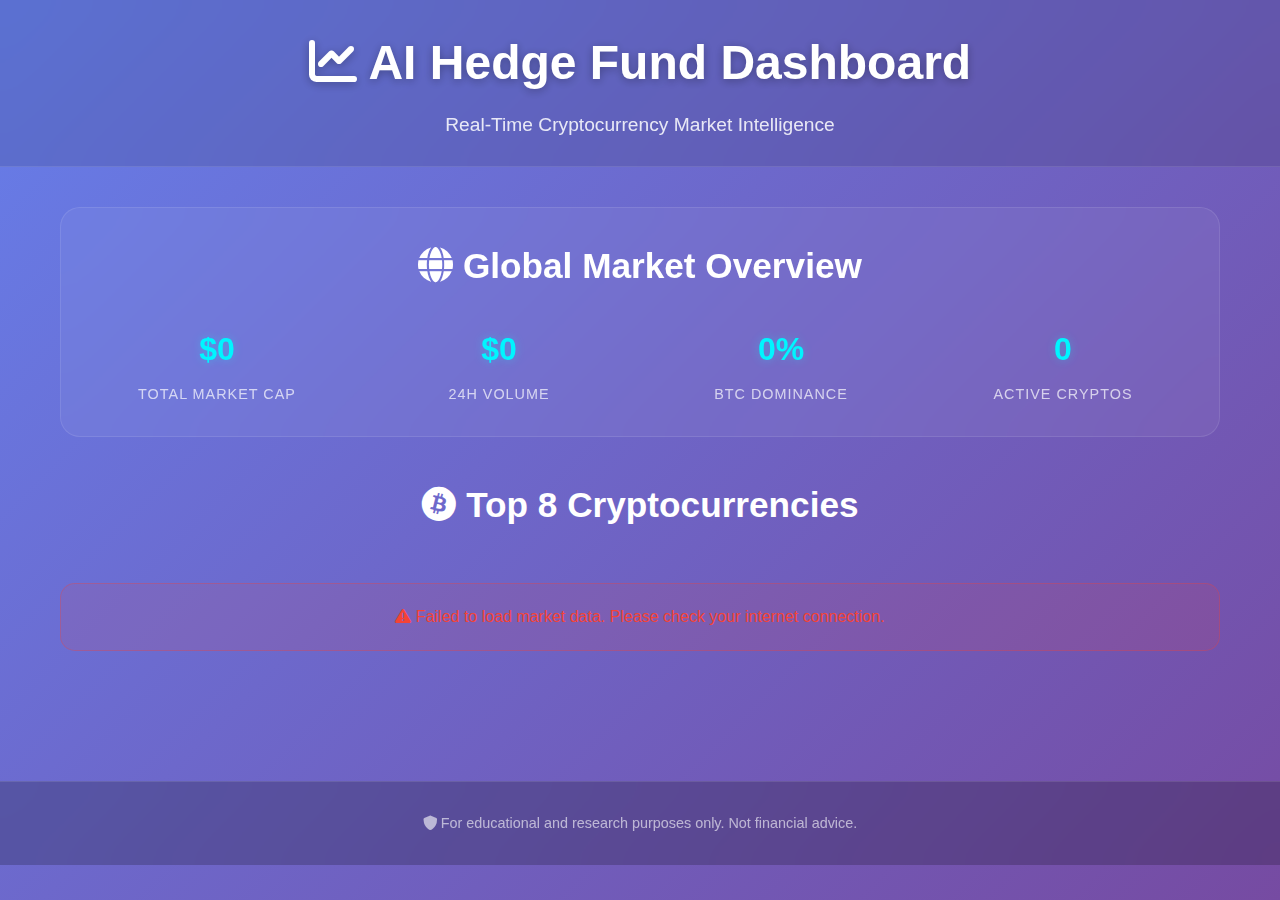
<file: deploy/index.html>
<!DOCTYPE html>
<html lang="en">
<head>
    <meta charset="UTF-8">
    <meta name="viewport" content="width=device-width, initial-scale=1.0">
    <title>AI Hedge Fund Dashboard</title>
    <link href="https://cdnjs.cloudflare.com/ajax/libs/font-awesome/6.0.0/css/all.min.css" rel="stylesheet">
    <style>
        * {
            margin: 0;
            padding: 0;
            box-sizing: border-box;
        }

        body {
            font-family: -apple-system, BlinkMacSystemFont, 'Segoe UI', Roboto, Oxygen, Ubuntu, Cantarell, sans-serif;
            background: linear-gradient(135deg, #667eea 0%, #764ba2 100%);
            color: #ffffff;
            line-height: 1.6;
            min-height: 100vh;
            overflow-x: hidden;
        }

        .container {
            max-width: 1200px;
            margin: 0 auto;
            padding: 0 20px;
        }

        .header {
            background: rgba(0, 0, 0, 0.1);
            backdrop-filter: blur(20px);
            padding: 25px 0;
            text-align: center;
            border-bottom: 1px solid rgba(255, 255, 255, 0.1);
        }

        .header h1 {
            font-size: clamp(1.8rem, 5vw, 3rem);
            margin-bottom: 8px;
            color: #ffffff;
            text-shadow: 0 2px 10px rgba(0, 0, 0, 0.3);
            font-weight: 700;
        }

        .header .subtitle {
            font-size: clamp(0.9rem, 3vw, 1.2rem);
            color: rgba(255, 255, 255, 0.85);
            font-weight: 300;
        }

        .main-content {
            padding: 40px 0 60px;
        }

        .section {
            margin-bottom: 50px;
        }

        .section-title {
            font-size: clamp(1.5rem, 4vw, 2.2rem);
            margin-bottom: 30px;
            text-align: center;
            color: #ffffff;
            font-weight: 600;
        }

        .crypto-grid {
            display: grid;
            grid-template-columns: repeat(auto-fit, minmax(300px, 1fr));
            gap: 25px;
            margin-bottom: 40px;
        }

        .crypto-card {
            background: rgba(255, 255, 255, 0.08);
            backdrop-filter: blur(20px);
            border-radius: 20px;
            padding: 25px;
            transition: all 0.3s cubic-bezier(0.4, 0, 0.2, 1);
            border: 1px solid rgba(255, 255, 255, 0.1);
            position: relative;
            overflow: hidden;
        }

        .crypto-card::before {
            content: '';
            position: absolute;
            top: 0;
            left: 0;
            right: 0;
            height: 2px;
            background: linear-gradient(90deg, transparent, rgba(255, 255, 255, 0.4), transparent);
            animation: shimmer 2s infinite;
        }

        @keyframes shimmer {
            0% { transform: translateX(-100%); }
            100% { transform: translateX(100%); }
        }

        .crypto-card:hover {
            transform: translateY(-8px) scale(1.02);
            box-shadow: 0 20px 40px rgba(0, 0, 0, 0.2);
            background: rgba(255, 255, 255, 0.12);
        }

        .crypto-header {
            display: flex;
            align-items: center;
            gap: 15px;
            margin-bottom: 20px;
        }

        .crypto-icon {
            width: 50px;
            height: 50px;
            border-radius: 50%;
            border: 2px solid rgba(255, 255, 255, 0.2);
        }

        .crypto-info h3 {
            font-size: 1.3rem;
            font-weight: 600;
            color: #ffffff;
            margin-bottom: 2px;
        }

        .crypto-info .symbol {
            font-size: 0.9rem;
            color: rgba(255, 255, 255, 0.7);
            font-weight: 500;
        }

        .crypto-price {
            font-size: 1.8rem;
            font-weight: 700;
            color: #00f5ff;
            margin-bottom: 15px;
            text-shadow: 0 0 10px rgba(0, 245, 255, 0.3);
        }

        .crypto-details {
            display: grid;
            grid-template-columns: 1fr 1fr;
            gap: 15px;
            margin-bottom: 20px;
        }

        .detail-item {
            text-align: center;
        }

        .detail-label {
            font-size: 0.8rem;
            color: rgba(255, 255, 255, 0.6);
            margin-bottom: 5px;
            text-transform: uppercase;
            letter-spacing: 1px;
        }

        .detail-value {
            font-size: 1rem;
            font-weight: 600;
            color: #ffffff;
        }

        .crypto-changes {
            display: flex;
            gap: 8px;
            flex-wrap: wrap;
            justify-content: center;
        }

        .change-badge {
            padding: 6px 12px;
            border-radius: 20px;
            font-size: 0.8rem;
            font-weight: 600;
            text-align: center;
            min-width: 60px;
            backdrop-filter: blur(10px);
        }

        .change-positive {
            background: rgba(76, 175, 80, 0.2);
            color: #4caf50;
            border: 1px solid rgba(76, 175, 80, 0.3);
        }

        .change-negative {
            background: rgba(244, 67, 54, 0.2);
            color: #f44336;
            border: 1px solid rgba(244, 67, 54, 0.3);
        }

        .change-neutral {
            background: rgba(255, 193, 7, 0.2);
            color: #ffc107;
            border: 1px solid rgba(255, 193, 7, 0.3);
        }

        .stats-section {
            background: rgba(255, 255, 255, 0.05);
            backdrop-filter: blur(20px);
            border-radius: 20px;
            padding: 30px;
            margin-bottom: 40px;
            border: 1px solid rgba(255, 255, 255, 0.1);
        }

        .stats-grid {
            display: grid;
            grid-template-columns: repeat(auto-fit, minmax(200px, 1fr));
            gap: 30px;
        }

        .stat-item {
            text-align: center;
        }

        .stat-value {
            font-size: 2rem;
            font-weight: 700;
            color: #00f5ff;
            margin-bottom: 8px;
            text-shadow: 0 0 10px rgba(0, 245, 255, 0.3);
        }

        .stat-label {
            font-size: 0.9rem;
            color: rgba(255, 255, 255, 0.7);
            text-transform: uppercase;
            letter-spacing: 1px;
        }

        .loading {
            text-align: center;
            padding: 60px 20px;
        }

        .spinner {
            width: 60px;
            height: 60px;
            border: 3px solid rgba(255, 255, 255, 0.1);
            border-top: 3px solid #00f5ff;
            border-radius: 50%;
            animation: spin 1s linear infinite;
            margin: 0 auto 20px;
        }

        @keyframes spin {
            0% { transform: rotate(0deg); }
            100% { transform: rotate(360deg); }
        }

        .loading-text {
            font-size: 1.1rem;
            color: rgba(255, 255, 255, 0.8);
        }

        .footer {
            background: rgba(0, 0, 0, 0.2);
            backdrop-filter: blur(20px);
            text-align: center;
            padding: 30px 0;
            border-top: 1px solid rgba(255, 255, 255, 0.1);
        }

        .footer p {
            color: rgba(255, 255, 255, 0.6);
            font-size: 0.9rem;
        }

        .last-updated {
            text-align: center;
            margin-top: 20px;
            font-size: 0.8rem;
            color: rgba(255, 255, 255, 0.5);
        }

        .error-message {
            background: rgba(244, 67, 54, 0.1);
            border: 1px solid rgba(244, 67, 54, 0.3);
            border-radius: 15px;
            padding: 20px;
            text-align: center;
            color: #f44336;
            margin: 20px 0;
        }

        @media (max-width: 768px) {
            .crypto-grid {
                grid-template-columns: 1fr;
                gap: 20px;
            }
            
            .crypto-card {
                padding: 20px;
            }
            
            .stats-grid {
                grid-template-columns: repeat(2, 1fr);
                gap: 20px;
            }
            
            .main-content {
                padding: 30px 0 40px;
            }
        }

        @media (max-width: 480px) {
            .stats-grid {
                grid-template-columns: 1fr;
            }
            
            .crypto-details {
                grid-template-columns: 1fr;
                gap: 10px;
            }
        }
    </style>
</head>
<body>
    <header class="header">
        <div class="container">
            <h1><i class="fas fa-chart-line"></i> AI Hedge Fund Dashboard</h1>
            <p class="subtitle">Real-Time Cryptocurrency Market Intelligence</p>
        </div>
    </header>

    <main class="main-content">
        <div class="container">
            <!-- Market Stats Section -->
            <div class="stats-section">
                <h2 class="section-title"><i class="fas fa-globe"></i> Global Market Overview</h2>
                <div class="stats-grid" id="market-stats">
                    <div class="stat-item">
                        <div class="stat-value" id="total-market-cap">$0</div>
                        <div class="stat-label">Total Market Cap</div>
                    </div>
                    <div class="stat-item">
                        <div class="stat-value" id="total-volume">$0</div>
                        <div class="stat-label">24H Volume</div>
                    </div>
                    <div class="stat-item">
                        <div class="stat-value" id="btc-dominance">0%</div>
                        <div class="stat-label">BTC Dominance</div>
                    </div>
                    <div class="stat-item">
                        <div class="stat-value" id="active-cryptos">0</div>
                        <div class="stat-label">Active Cryptos</div>
                    </div>
                </div>
            </div>

            <!-- Cryptocurrency Section -->
            <div class="section">
                <h2 class="section-title"><i class="fab fa-bitcoin"></i> Top 8 Cryptocurrencies</h2>
                <div id="crypto-grid" class="crypto-grid">
                    <div class="loading">
                        <div class="spinner"></div>
                        <div class="loading-text">Loading market data...</div>
                    </div>
                </div>
                <div class="last-updated" id="last-updated"></div>
            </div>
        </div>
    </main>

    <footer class="footer">
        <div class="container">
            <p><i class="fas fa-shield-alt"></i> For educational and research purposes only. Not financial advice.</p>
        </div>
    </footer>

    <script>
        class CryptoDashboard {
            constructor() {
                this.apiUrl = 'https://api.coingecko.com/api/v3';
                this.updateInterval = 30000; // 30 seconds
                this.init();
            }

            async init() {
                await this.loadData();
                this.startAutoUpdate();
            }

            async loadData() {
                try {
                    await Promise.all([
                        this.loadCryptoData(),
                        this.loadGlobalData()
                    ]);
                    this.updateLastUpdated();
                } catch (error) {
                    this.showError('Failed to load market data. Please check your internet connection.');
                    console.error('Error loading data:', error);
                }
            }

            async loadCryptoData() {
                const response = await fetch(`${this.apiUrl}/coins/markets?vs_currency=usd&order=market_cap_desc&per_page=8&page=1&sparkline=false&price_change_percentage=1h,24h,7d`);
                
                if (!response.ok) throw new Error('Failed to fetch crypto data');
                
                const data = await response.json();
                this.displayCryptoData(data);
            }

            async loadGlobalData() {
                try {
                    const response = await fetch(`${this.apiUrl}/global`);
                    if (response.ok) {
                        const data = await response.json();
                        this.displayGlobalStats(data.data);
                    }
                } catch (error) {
                    console.error('Error loading global data:', error);
                }
            }

            displayGlobalStats(data) {
                const formatLargeNumber = (num) => {
                    if (num >= 1e12) return `$${(num / 1e12).toFixed(2)}T`;
                    if (num >= 1e9) return `$${(num / 1e9).toFixed(2)}B`;
                    if (num >= 1e6) return `$${(num / 1e6).toFixed(2)}M`;
                    return `$${num.toLocaleString()}`;
                };

                document.getElementById('total-market-cap').textContent = formatLargeNumber(data.total_market_cap.usd);
                document.getElementById('total-volume').textContent = formatLargeNumber(data.total_volume.usd);
                document.getElementById('btc-dominance').textContent = `${data.market_cap_percentage.btc.toFixed(1)}%`;
                document.getElementById('active-cryptos').textContent = data.active_cryptocurrencies.toLocaleString();
            }

            displayCryptoData(cryptoData) {
                const grid = document.getElementById('crypto-grid');
                grid.innerHTML = '';

                cryptoData.forEach(coin => {
                    const card = this.createCryptoCard(coin);
                    grid.appendChild(card);
                });
            }

            createCryptoCard(coin) {
                const card = document.createElement('div');
                card.className = 'crypto-card';

                const formatPrice = (price) => {
                    if (price >= 1000) return `$${price.toLocaleString(undefined, {maximumFractionDigits: 0})}`;
                    if (price >= 1) return `$${price.toLocaleString(undefined, {maximumFractionDigits: 2})}`;
                    return `$${price.toFixed(6)}`;
                };

                const formatChange = (change, period) => {
                    if (change === null || change === undefined) return `<span class="change-badge change-neutral">N/A</span>`;
                    
                    const className = change >= 0 ? 'change-positive' : 'change-negative';
                    const sign = change >= 0 ? '+' : '';
                    return `<span class="change-badge ${className}">${sign}${change.toFixed(2)}%</span>`;
                };

                const formatMarketCap = (marketCap) => {
                    if (marketCap >= 1e12) return `$${(marketCap / 1e12).toFixed(2)}T`;
                    if (marketCap >= 1e9) return `$${(marketCap / 1e9).toFixed(2)}B`;
                    if (marketCap >= 1e6) return `$${(marketCap / 1e6).toFixed(2)}M`;
                    return `$${marketCap.toLocaleString()}`;
                };

                card.innerHTML = `
                    <div class="crypto-header">
                        <img src="${coin.image}" alt="${coin.name}" class="crypto-icon" loading="lazy">
                        <div class="crypto-info">
                            <h3>${coin.name}</h3>
                            <div class="symbol">${coin.symbol.toUpperCase()}</div>
                        </div>
                    </div>
                    <div class="crypto-price">${formatPrice(coin.current_price)}</div>
                    <div class="crypto-details">
                        <div class="detail-item">
                            <div class="detail-label">Market Cap</div>
                            <div class="detail-value">${formatMarketCap(coin.market_cap)}</div>
                        </div>
                        <div class="detail-item">
                            <div class="detail-label">Rank</div>
                            <div class="detail-value">#${coin.market_cap_rank}</div>
                        </div>
                    </div>
                    <div class="crypto-changes">
                        ${formatChange(coin.price_change_percentage_1h_in_currency, '1H')}
                        ${formatChange(coin.price_change_percentage_24h, '24H')}
                        ${formatChange(coin.price_change_percentage_7d_in_currency, '7D')}
                    </div>
                `;

                return card;
            }

            showError(message) {
                const grid = document.getElementById('crypto-grid');
                grid.innerHTML = `<div class="error-message"><i class="fas fa-exclamation-triangle"></i> ${message}</div>`;
            }

            updateLastUpdated() {
                const now = new Date();
                const timeString = now.toLocaleTimeString();
                document.getElementById('last-updated').textContent = `Last updated: ${timeString}`;
            }

            startAutoUpdate() {
                setInterval(() => {
                    this.loadData();
                }, this.updateInterval);
            }
        }

        // Initialize dashboard when page loads
        document.addEventListener('DOMContentLoaded', () => {
            new CryptoDashboard();
        });

        // Add some visual flair
        document.addEventListener('mousemove', (e) => {
            const cards = document.querySelectorAll('.crypto-card');
            cards.forEach(card => {
                const rect = card.getBoundingClientRect();
                const x = e.clientX - rect.left;
                const y = e.clientY - rect.top;
                
                if (x >= 0 && x <= rect.width && y >= 0 && y <= rect.height) {
                    const centerX = rect.width / 2;
                    const centerY = rect.height / 2;
                    const rotateX = (y - centerY) / 10;
                    const rotateY = (centerX - x) / 10;
                    
                    card.style.transform = `perspective(1000px) rotateX(${rotateX}deg) rotateY(${rotateY}deg) translateZ(10px)`;
                } else {
                    card.style.transform = '';
                }
            });
        });
    </script>
</body>
</html>
</file>
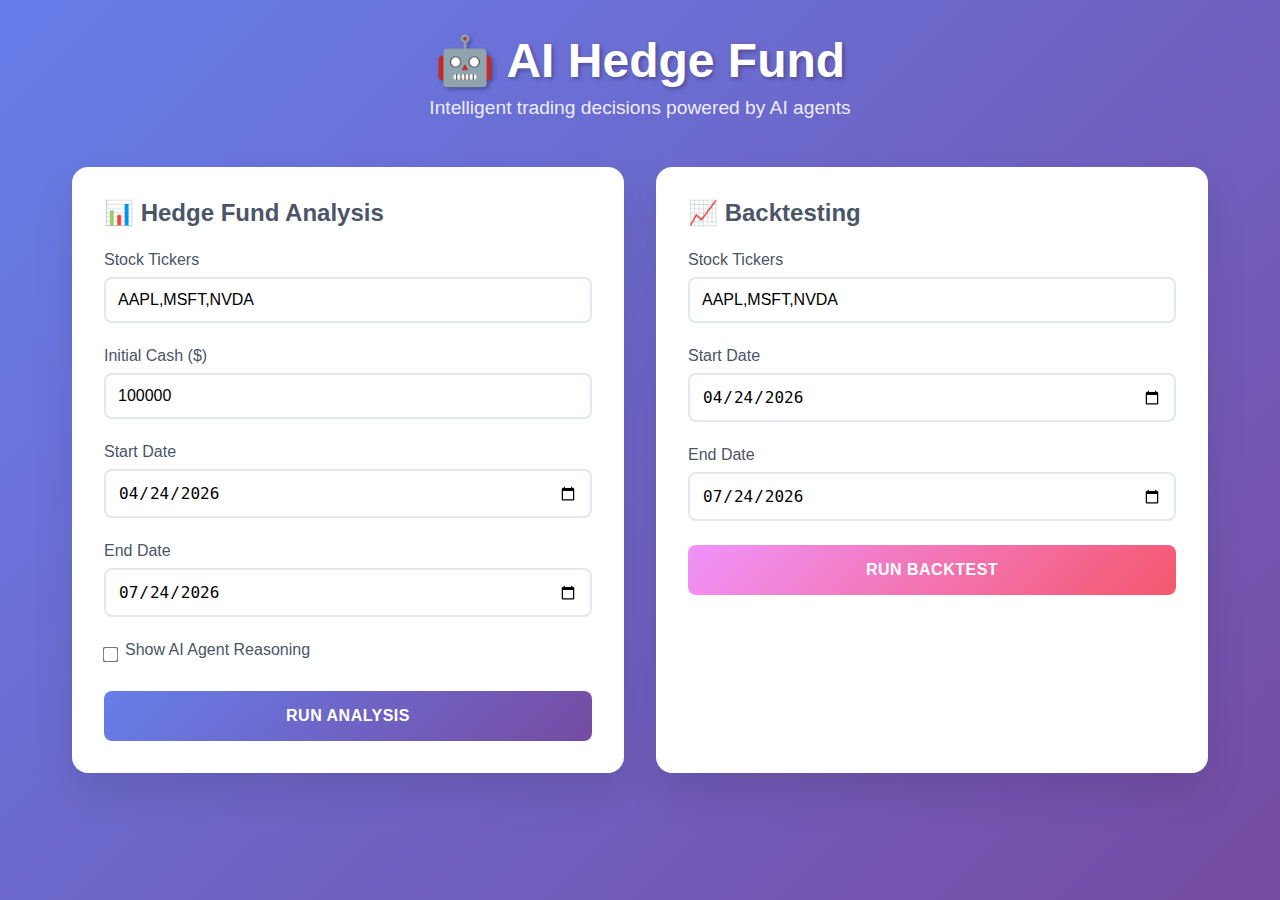
<file: templates/index.html>
<!DOCTYPE html>
<html lang="en">
<head>
    <meta charset="UTF-8">
    <meta name="viewport" content="width=device-width, initial-scale=1.0">
    <title>AI Hedge Fund</title>
    <style>
        * {
            margin: 0;
            padding: 0;
            box-sizing: border-box;
        }

        body {
            font-family: -apple-system, BlinkMacSystemFont, 'Segoe UI', Roboto, sans-serif;
            background: linear-gradient(135deg, #667eea 0%, #764ba2 100%);
            min-height: 100vh;
            color: #333;
        }

        .container {
            max-width: 1200px;
            margin: 0 auto;
            padding: 2rem;
        }

        .header {
            text-align: center;
            margin-bottom: 3rem;
        }

        .header h1 {
            color: white;
            font-size: 3rem;
            font-weight: 700;
            margin-bottom: 0.5rem;
            text-shadow: 2px 2px 4px rgba(0,0,0,0.3);
        }

        .header p {
            color: rgba(255,255,255,0.9);
            font-size: 1.2rem;
            font-weight: 300;
        }

        .main-content {
            display: grid;
            grid-template-columns: 1fr 1fr;
            gap: 2rem;
            margin-bottom: 2rem;
        }

        .card {
            background: white;
            border-radius: 16px;
            padding: 2rem;
            box-shadow: 0 20px 40px rgba(0,0,0,0.1);
            transition: transform 0.3s ease, box-shadow 0.3s ease;
        }

        .card:hover {
            transform: translateY(-5px);
            box-shadow: 0 25px 50px rgba(0,0,0,0.15);
        }

        .card h2 {
            color: #4a5568;
            margin-bottom: 1.5rem;
            font-size: 1.5rem;
            font-weight: 600;
        }

        .form-group {
            margin-bottom: 1.5rem;
        }

        .form-group label {
            display: block;
            margin-bottom: 0.5rem;
            color: #4a5568;
            font-weight: 500;
        }

        .form-group input,
        .form-group select {
            width: 100%;
            padding: 0.75rem;
            border: 2px solid #e2e8f0;
            border-radius: 8px;
            font-size: 1rem;
            transition: border-color 0.3s ease;
        }

        .form-group input:focus,
        .form-group select:focus {
            outline: none;
            border-color: #667eea;
        }

        .checkbox-group {
            display: flex;
            align-items: center;
            gap: 0.5rem;
        }

        .checkbox-group input[type="checkbox"] {
            width: auto;
            transform: scale(1.2);
        }

        .btn {
            width: 100%;
            padding: 1rem;
            border: none;
            border-radius: 8px;
            font-size: 1rem;
            font-weight: 600;
            cursor: pointer;
            transition: all 0.3s ease;
            text-transform: uppercase;
            letter-spacing: 0.5px;
        }

        .btn-primary {
            background: linear-gradient(135deg, #667eea 0%, #764ba2 100%);
            color: white;
        }

        .btn-primary:hover {
            transform: translateY(-2px);
            box-shadow: 0 10px 20px rgba(102, 126, 234, 0.4);
        }

        .btn-secondary {
            background: linear-gradient(135deg, #f093fb 0%, #f5576c 100%);
            color: white;
        }

        .btn-secondary:hover {
            transform: translateY(-2px);
            box-shadow: 0 10px 20px rgba(240, 147, 251, 0.4);
        }

        .btn:disabled {
            opacity: 0.6;
            cursor: not-allowed;
            transform: none;
        }

        .results {
            background: white;
            border-radius: 16px;
            padding: 2rem;
            box-shadow: 0 20px 40px rgba(0,0,0,0.1);
            margin-top: 2rem;
        }

        .results h3 {
            color: #4a5568;
            margin-bottom: 1rem;
            font-size: 1.3rem;
            font-weight: 600;
        }

        .loading {
            display: flex;
            align-items: center;
            justify-content: center;
            gap: 1rem;
            padding: 2rem;
            color: #667eea;
        }

        .spinner {
            width: 24px;
            height: 24px;
            border: 2px solid #e2e8f0;
            border-top: 2px solid #667eea;
            border-radius: 50%;
            animation: spin 1s linear infinite;
        }

        @keyframes spin {
            0% { transform: rotate(0deg); }
            100% { transform: rotate(360deg); }
        }

        .output {
            background: #f8fafc;
            border-radius: 8px;
            padding: 1.5rem;
            font-family: 'Monaco', 'Menlo', monospace;
            font-size: 0.9rem;
            line-height: 1.5;
            white-space: pre-wrap;
            overflow-x: auto;
            border-left: 4px solid #667eea;
        }

        .error {
            background: #fed7d7;
            border-left-color: #f56565;
            color: #c53030;
        }

        .success {
            background: #c6f6d5;
            border-left-color: #48bb78;
            color: #2d7738;
        }

        .status-badge {
            display: inline-block;
            padding: 0.25rem 0.75rem;
            border-radius: 12px;
            font-size: 0.8rem;
            font-weight: 600;
            text-transform: uppercase;
            letter-spacing: 0.5px;
        }

        .status-running {
            background: #fed7ba;
            color: #c05621;
        }

        .status-completed {
            background: #c6f6d5;
            color: #2d7738;
        }

        .status-error {
            background: #fed7d7;
            color: #c53030;
        }

        @media (max-width: 768px) {
            .main-content {
                grid-template-columns: 1fr;
            }
            
            .header h1 {
                font-size: 2rem;
            }
        }
    </style>
</head>
<body>
    <div class="container">
        <div class="header">
            <h1>🤖 AI Hedge Fund</h1>
            <p>Intelligent trading decisions powered by AI agents</p>
        </div>

        <div class="main-content">
            <div class="card">
                <h2>📊 Hedge Fund Analysis</h2>
                <form id="analyzeForm">
                    <div class="form-group">
                        <label for="tickers">Stock Tickers</label>
                        <input type="text" id="tickers" name="tickers" value="AAPL,MSFT,NVDA" placeholder="AAPL,MSFT,NVDA">
                    </div>
                    <div class="form-group">
                        <label for="initial_cash">Initial Cash ($)</label>
                        <input type="number" id="initial_cash" name="initial_cash" value="100000" min="1000" step="1000">
                    </div>
                    <div class="form-group">
                        <label for="start_date">Start Date</label>
                        <input type="date" id="start_date" name="start_date">
                    </div>
                    <div class="form-group">
                        <label for="end_date">End Date</label>
                        <input type="date" id="end_date" name="end_date">
                    </div>
                    <div class="form-group">
                        <div class="checkbox-group">
                            <input type="checkbox" id="show_reasoning" name="show_reasoning">
                            <label for="show_reasoning">Show AI Agent Reasoning</label>
                        </div>
                    </div>
                    <button type="submit" class="btn btn-primary">Run Analysis</button>
                </form>
            </div>

            <div class="card">
                <h2>📈 Backtesting</h2>
                <form id="backtestForm">
                    <div class="form-group">
                        <label for="backtest_tickers">Stock Tickers</label>
                        <input type="text" id="backtest_tickers" name="tickers" value="AAPL,MSFT,NVDA" placeholder="AAPL,MSFT,NVDA">
                    </div>
                    <div class="form-group">
                        <label for="backtest_start_date">Start Date</label>
                        <input type="date" id="backtest_start_date" name="start_date">
                    </div>
                    <div class="form-group">
                        <label for="backtest_end_date">End Date</label>
                        <input type="date" id="backtest_end_date" name="end_date">
                    </div>
                    <button type="submit" class="btn btn-secondary">Run Backtest</button>
                </form>
            </div>
        </div>

        <div id="results" class="results" style="display: none;">
            <h3>Results</h3>
            <div id="status"></div>
            <div id="output"></div>
        </div>
    </div>

    <script>
        let currentJobId = null;
        let pollInterval = null;

        // Set default dates
        const today = new Date();
        const threeMonthsAgo = new Date();
        threeMonthsAgo.setMonth(today.getMonth() - 3);

        document.getElementById('end_date').value = today.toISOString().split('T')[0];
        document.getElementById('start_date').value = threeMonthsAgo.toISOString().split('T')[0];
        document.getElementById('backtest_end_date').value = today.toISOString().split('T')[0];
        document.getElementById('backtest_start_date').value = threeMonthsAgo.toISOString().split('T')[0];

        function showResults() {
            document.getElementById('results').style.display = 'block';
            document.getElementById('results').scrollIntoView({ behavior: 'smooth' });
        }

        function setStatus(text, className = '') {
            const statusDiv = document.getElementById('status');
            statusDiv.innerHTML = `<span class="status-badge ${className}">${text}</span>`;
        }

        function setOutput(content, isError = false) {
            const outputDiv = document.getElementById('output');
            outputDiv.innerHTML = `<div class="output ${isError ? 'error' : 'success'}">${content}</div>`;
        }

        function setLoading(message) {
            const outputDiv = document.getElementById('output');
            outputDiv.innerHTML = `
                <div class="loading">
                    <div class="spinner"></div>
                    <span>${message}</span>
                </div>
            `;
        }

        function disableAllButtons() {
            document.querySelectorAll('.btn').forEach(btn => btn.disabled = true);
        }

        function enableAllButtons() {
            document.querySelectorAll('.btn').forEach(btn => btn.disabled = false);
        }

        function pollJobStatus(jobId) {
            pollInterval = setInterval(async () => {
                try {
                    const response = await fetch(`/job/${jobId}`);
                    const data = await response.json();

                    if (data.status === 'running') {
                        setStatus('Running...', 'status-running');
                        return;
                    }

                    clearInterval(pollInterval);
                    enableAllButtons();

                    if (data.status === 'completed') {
                        setStatus('Completed', 'status-completed');
                        if (data.success) {
                            setOutput(data.output, false);
                        } else {
                            setOutput(data.error || 'Unknown error occurred', true);
                        }
                    } else if (data.status === 'timeout') {
                        setStatus('Timeout', 'status-error');
                        setOutput('The operation timed out after 5 minutes', true);
                    } else if (data.status === 'error') {
                        setStatus('Error', 'status-error');
                        setOutput(data.error || 'Unknown error occurred', true);
                    } else {
                        setStatus('Unknown Status', 'status-error');
                        setOutput('Unknown status received', true);
                    }
                } catch (error) {
                    clearInterval(pollInterval);
                    enableAllButtons();
                    setStatus('Error', 'status-error');
                    setOutput(`Network error: ${error.message}`, true);
                }
            }, 2000);
        }

        document.getElementById('analyzeForm').addEventListener('submit', async (e) => {
            e.preventDefault();
            
            const formData = new FormData(e.target);
            const data = {
                tickers: formData.get('tickers'),
                initial_cash: formData.get('initial_cash'),
                start_date: formData.get('start_date'),
                end_date: formData.get('end_date'),
                show_reasoning: formData.get('show_reasoning') === 'on'
            };

            showResults();
            setLoading('Starting hedge fund analysis...');
            disableAllButtons();

            try {
                const response = await fetch('/analyze', {
                    method: 'POST',
                    headers: {
                        'Content-Type': 'application/json',
                    },
                    body: JSON.stringify(data),
                });

                const result = await response.json();
                currentJobId = result.job_id;
                pollJobStatus(currentJobId);
            } catch (error) {
                enableAllButtons();
                setStatus('Error', 'status-error');
                setOutput(`Failed to start analysis: ${error.message}`, true);
            }
        });

        document.getElementById('backtestForm').addEventListener('submit', async (e) => {
            e.preventDefault();
            
            const formData = new FormData(e.target);
            const data = {
                tickers: formData.get('tickers'),
                start_date: formData.get('start_date'),
                end_date: formData.get('end_date')
            };

            showResults();
            setLoading('Starting backtesting...');
            disableAllButtons();

            try {
                const response = await fetch('/backtest', {
                    method: 'POST',
                    headers: {
                        'Content-Type': 'application/json',
                    },
                    body: JSON.stringify(data),
                });

                const result = await response.json();
                currentJobId = result.job_id;
                pollJobStatus(currentJobId);
            } catch (error) {
                enableAllButtons();
                setStatus('Error', 'status-error');
                setOutput(`Failed to start backtest: ${error.message}`, true);
            }
        });
    </script>
</body>
</html>
</file>
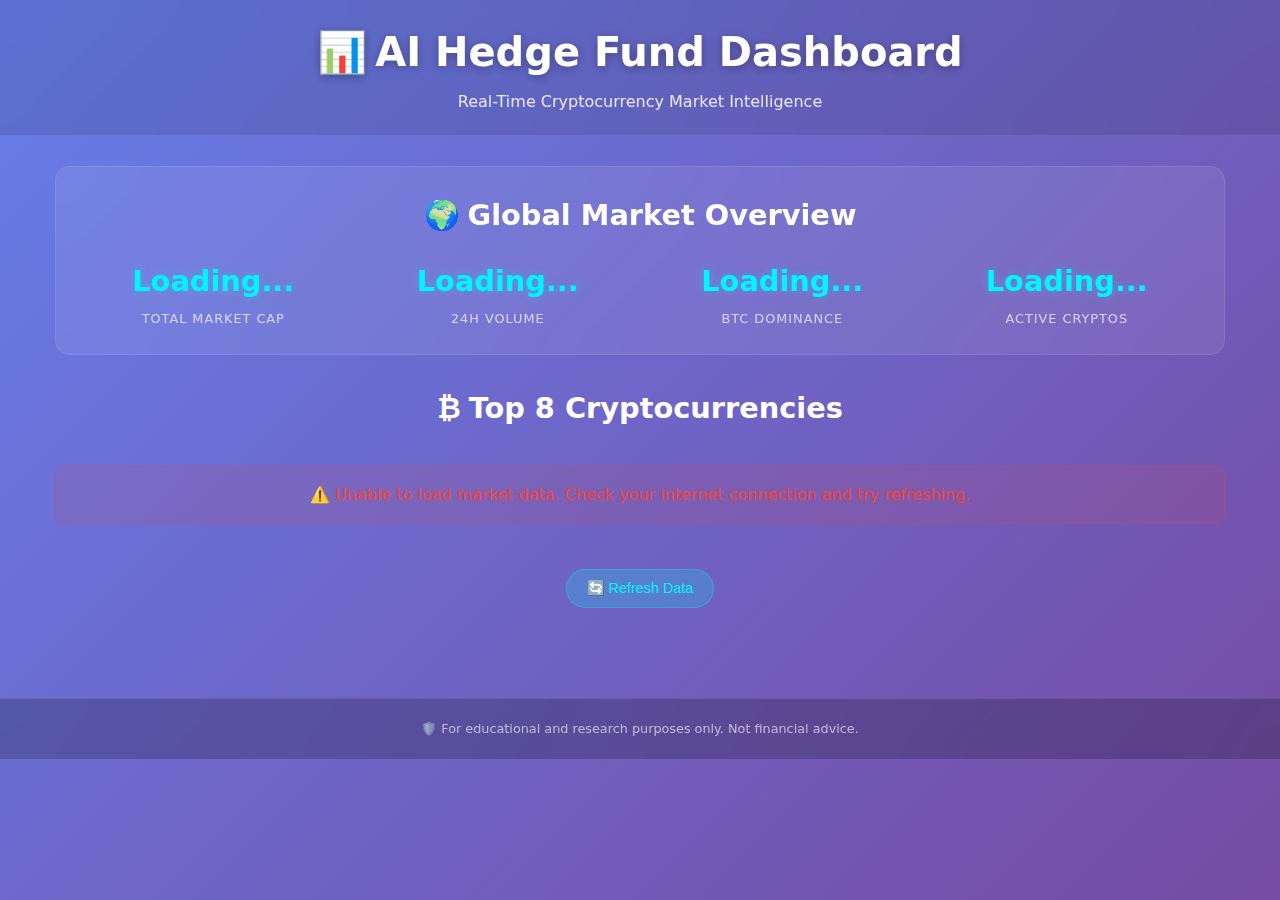
<file: AI_Hedge_Fund_Dashboard.html>
<!DOCTYPE html>
<html lang="en">
<head>
    <meta charset="UTF-8">
    <meta name="viewport" content="width=device-width, initial-scale=1.0">
    <title>AI Hedge Fund Dashboard</title>
    <style>
        * {
            margin: 0;
            padding: 0;
            box-sizing: border-box;
        }

        body {
            font-family: -apple-system, BlinkMacSystemFont, 'Segoe UI', system-ui, sans-serif;
            background: linear-gradient(135deg, #667eea 0%, #764ba2 100%);
            color: #ffffff;
            line-height: 1.6;
            min-height: 100vh;
            overflow-x: hidden;
        }

        .container {
            max-width: 1200px;
            margin: 0 auto;
            padding: 0 15px;
        }

        .header {
            background: rgba(0, 0, 0, 0.1);
            backdrop-filter: blur(20px);
            padding: 20px 0;
            text-align: center;
            border-bottom: 1px solid rgba(255, 255, 255, 0.1);
        }

        .header h1 {
            font-size: clamp(1.5rem, 5vw, 2.5rem);
            margin-bottom: 5px;
            color: #ffffff;
            text-shadow: 0 2px 10px rgba(0, 0, 0, 0.3);
            font-weight: 700;
        }

        .header .subtitle {
            font-size: clamp(0.8rem, 3vw, 1rem);
            color: rgba(255, 255, 255, 0.85);
            font-weight: 300;
        }

        .icon {
            display: inline-block;
            margin-right: 8px;
        }

        .main-content {
            padding: 30px 0 50px;
        }

        .section {
            margin-bottom: 40px;
        }

        .section-title {
            font-size: clamp(1.2rem, 4vw, 1.8rem);
            margin-bottom: 20px;
            text-align: center;
            color: #ffffff;
            font-weight: 600;
        }

        .stats-section {
            background: rgba(255, 255, 255, 0.08);
            backdrop-filter: blur(20px);
            border-radius: 15px;
            padding: 25px;
            margin-bottom: 30px;
            border: 1px solid rgba(255, 255, 255, 0.1);
        }

        .stats-grid {
            display: grid;
            grid-template-columns: repeat(auto-fit, minmax(160px, 1fr));
            gap: 20px;
        }

        .stat-item {
            text-align: center;
        }

        .stat-value {
            font-size: clamp(1.2rem, 4vw, 1.8rem);
            font-weight: 700;
            color: #00f5ff;
            margin-bottom: 5px;
            text-shadow: 0 0 10px rgba(0, 245, 255, 0.3);
        }

        .stat-label {
            font-size: 0.8rem;
            color: rgba(255, 255, 255, 0.7);
            text-transform: uppercase;
            letter-spacing: 1px;
        }

        .crypto-grid {
            display: grid;
            grid-template-columns: repeat(auto-fit, minmax(280px, 1fr));
            gap: 20px;
            margin-bottom: 30px;
        }

        .crypto-card {
            background: rgba(255, 255, 255, 0.08);
            backdrop-filter: blur(20px);
            border-radius: 15px;
            padding: 20px;
            transition: all 0.3s ease;
            border: 1px solid rgba(255, 255, 255, 0.1);
            position: relative;
            overflow: hidden;
        }

        .crypto-card::before {
            content: '';
            position: absolute;
            top: 0;
            left: 0;
            right: 0;
            height: 2px;
            background: linear-gradient(90deg, transparent, rgba(255, 255, 255, 0.4), transparent);
            animation: shimmer 3s infinite;
        }

        @keyframes shimmer {
            0% { transform: translateX(-100%); }
            100% { transform: translateX(100%); }
        }

        .crypto-card:hover {
            transform: translateY(-5px);
            box-shadow: 0 15px 30px rgba(0, 0, 0, 0.2);
            background: rgba(255, 255, 255, 0.12);
        }

        .crypto-header {
            display: flex;
            align-items: center;
            gap: 12px;
            margin-bottom: 15px;
        }

        .crypto-icon {
            width: 40px;
            height: 40px;
            border-radius: 50%;
            border: 2px solid rgba(255, 255, 255, 0.2);
            background: #fff;
        }

        .crypto-info h3 {
            font-size: 1.1rem;
            font-weight: 600;
            color: #ffffff;
            margin-bottom: 2px;
        }

        .crypto-info .symbol {
            font-size: 0.8rem;
            color: rgba(255, 255, 255, 0.7);
            font-weight: 500;
        }

        .crypto-price {
            font-size: 1.4rem;
            font-weight: 700;
            color: #00f5ff;
            margin-bottom: 12px;
            text-shadow: 0 0 10px rgba(0, 245, 255, 0.3);
        }

        .crypto-details {
            display: grid;
            grid-template-columns: 1fr 1fr;
            gap: 12px;
            margin-bottom: 15px;
        }

        .detail-item {
            text-align: center;
        }

        .detail-label {
            font-size: 0.7rem;
            color: rgba(255, 255, 255, 0.6);
            margin-bottom: 3px;
            text-transform: uppercase;
            letter-spacing: 1px;
        }

        .detail-value {
            font-size: 0.9rem;
            font-weight: 600;
            color: #ffffff;
        }

        .crypto-changes {
            display: flex;
            gap: 6px;
            flex-wrap: wrap;
            justify-content: center;
        }

        .change-badge {
            padding: 4px 8px;
            border-radius: 12px;
            font-size: 0.7rem;
            font-weight: 600;
            text-align: center;
            min-width: 50px;
            backdrop-filter: blur(10px);
        }

        .change-positive {
            background: rgba(76, 175, 80, 0.2);
            color: #4caf50;
            border: 1px solid rgba(76, 175, 80, 0.3);
        }

        .change-negative {
            background: rgba(244, 67, 54, 0.2);
            color: #f44336;
            border: 1px solid rgba(244, 67, 54, 0.3);
        }

        .change-neutral {
            background: rgba(255, 193, 7, 0.2);
            color: #ffc107;
            border: 1px solid rgba(255, 193, 7, 0.3);
        }

        .loading {
            text-align: center;
            padding: 40px 20px;
        }

        .spinner {
            width: 50px;
            height: 50px;
            border: 3px solid rgba(255, 255, 255, 0.1);
            border-top: 3px solid #00f5ff;
            border-radius: 50%;
            animation: spin 1s linear infinite;
            margin: 0 auto 15px;
        }

        @keyframes spin {
            0% { transform: rotate(0deg); }
            100% { transform: rotate(360deg); }
        }

        .loading-text {
            font-size: 1rem;
            color: rgba(255, 255, 255, 0.8);
        }

        .footer {
            background: rgba(0, 0, 0, 0.2);
            backdrop-filter: blur(20px);
            text-align: center;
            padding: 20px 0;
            border-top: 1px solid rgba(255, 255, 255, 0.1);
        }

        .footer p {
            color: rgba(255, 255, 255, 0.6);
            font-size: 0.8rem;
        }

        .last-updated {
            text-align: center;
            margin-top: 15px;
            font-size: 0.7rem;
            color: rgba(255, 255, 255, 0.5);
        }

        .error-message {
            background: rgba(244, 67, 54, 0.1);
            border: 1px solid rgba(244, 67, 54, 0.3);
            border-radius: 10px;
            padding: 15px;
            text-align: center;
            color: #f44336;
            margin: 15px 0;
        }

        .refresh-btn {
            background: rgba(0, 245, 255, 0.2);
            border: 1px solid rgba(0, 245, 255, 0.3);
            color: #00f5ff;
            padding: 10px 20px;
            border-radius: 20px;
            font-size: 0.9rem;
            cursor: pointer;
            margin: 20px auto;
            display: block;
            transition: all 0.3s ease;
        }

        .refresh-btn:hover {
            background: rgba(0, 245, 255, 0.3);
            transform: translateY(-2px);
        }

        @media (max-width: 768px) {
            .crypto-grid {
                grid-template-columns: 1fr;
                gap: 15px;
            }
            
            .stats-grid {
                grid-template-columns: repeat(2, 1fr);
                gap: 15px;
            }
            
            .main-content {
                padding: 20px 0 30px;
            }
        }

        @media (max-width: 480px) {
            .stats-grid {
                grid-template-columns: 1fr;
            }
            
            .crypto-details {
                grid-template-columns: 1fr;
                gap: 8px;
            }
            
            .container {
                padding: 0 10px;
            }
        }
    </style>
</head>
<body>
    <header class="header">
        <div class="container">
            <h1><span class="icon">📊</span>AI Hedge Fund Dashboard</h1>
            <p class="subtitle">Real-Time Cryptocurrency Market Intelligence</p>
        </div>
    </header>

    <main class="main-content">
        <div class="container">
            <!-- Market Stats Section -->
            <div class="stats-section">
                <h2 class="section-title"><span class="icon">🌍</span>Global Market Overview</h2>
                <div class="stats-grid" id="market-stats">
                    <div class="stat-item">
                        <div class="stat-value" id="total-market-cap">Loading...</div>
                        <div class="stat-label">Total Market Cap</div>
                    </div>
                    <div class="stat-item">
                        <div class="stat-value" id="total-volume">Loading...</div>
                        <div class="stat-label">24H Volume</div>
                    </div>
                    <div class="stat-item">
                        <div class="stat-value" id="btc-dominance">Loading...</div>
                        <div class="stat-label">BTC Dominance</div>
                    </div>
                    <div class="stat-item">
                        <div class="stat-value" id="active-cryptos">Loading...</div>
                        <div class="stat-label">Active Cryptos</div>
                    </div>
                </div>
            </div>

            <!-- Cryptocurrency Section -->
            <div class="section">
                <h2 class="section-title"><span class="icon">₿</span>Top 8 Cryptocurrencies</h2>
                <div id="crypto-grid" class="crypto-grid">
                    <div class="loading">
                        <div class="spinner"></div>
                        <div class="loading-text">Loading market data...</div>
                    </div>
                </div>
                <button class="refresh-btn" onclick="dashboard.loadData()">🔄 Refresh Data</button>
                <div class="last-updated" id="last-updated"></div>
            </div>
        </div>
    </main>

    <footer class="footer">
        <div class="container">
            <p>🛡️ For educational and research purposes only. Not financial advice.</p>
        </div>
    </footer>

    <script>
        class CryptoDashboard {
            constructor() {
                this.apiUrl = 'https://api.coingecko.com/api/v3';
                this.updateInterval = 30000; // 30 seconds
                this.retryDelay = 5000; // 5 seconds
                this.init();
            }

            async init() {
                console.log('🚀 AI Hedge Fund Dashboard Starting...');
                await this.loadData();
                this.startAutoUpdate();
            }

            async loadData() {
                try {
                    console.log('📊 Loading market data...');
                    await Promise.all([
                        this.loadCryptoData(),
                        this.loadGlobalData()
                    ]);
                    this.updateLastUpdated();
                } catch (error) {
                    console.error('❌ Error loading data:', error);
                    this.showError('Unable to load market data. Check your internet connection and try refreshing.');
                    setTimeout(() => this.loadData(), this.retryDelay);
                }
            }

            async loadCryptoData() {
                const response = await fetch(`${this.apiUrl}/coins/markets?vs_currency=usd&order=market_cap_desc&per_page=8&page=1&sparkline=false&price_change_percentage=1h,24h,7d`, {
                    headers: {
                        'Accept': 'application/json',
                    }
                });
                
                if (!response.ok) throw new Error(`HTTP ${response.status}`);
                
                const data = await response.json();
                this.displayCryptoData(data);
                console.log('✅ Cryptocurrency data loaded successfully');
            }

            async loadGlobalData() {
                try {
                    const response = await fetch(`${this.apiUrl}/global`, {
                        headers: {
                            'Accept': 'application/json',
                        }
                    });
                    if (response.ok) {
                        const data = await response.json();
                        this.displayGlobalStats(data.data);
                        console.log('✅ Global market data loaded successfully');
                    }
                } catch (error) {
                    console.warn('⚠️ Global data unavailable:', error.message);
                }
            }

            displayGlobalStats(data) {
                const formatLargeNumber = (num) => {
                    if (num >= 1e12) return `$${(num / 1e12).toFixed(2)}T`;
                    if (num >= 1e9) return `$${(num / 1e9).toFixed(2)}B`;
                    if (num >= 1e6) return `$${(num / 1e6).toFixed(2)}M`;
                    return `$${num.toLocaleString()}`;
                };

                document.getElementById('total-market-cap').textContent = formatLargeNumber(data.total_market_cap.usd);
                document.getElementById('total-volume').textContent = formatLargeNumber(data.total_volume.usd);
                document.getElementById('btc-dominance').textContent = `${data.market_cap_percentage.btc.toFixed(1)}%`;
                document.getElementById('active-cryptos').textContent = data.active_cryptocurrencies.toLocaleString();
            }

            displayCryptoData(cryptoData) {
                const grid = document.getElementById('crypto-grid');
                grid.innerHTML = '';

                cryptoData.forEach(coin => {
                    const card = this.createCryptoCard(coin);
                    grid.appendChild(card);
                });
            }

            createCryptoCard(coin) {
                const card = document.createElement('div');
                card.className = 'crypto-card';

                const formatPrice = (price) => {
                    if (price >= 1000) return `$${price.toLocaleString(undefined, {maximumFractionDigits: 0})}`;
                    if (price >= 1) return `$${price.toLocaleString(undefined, {maximumFractionDigits: 2})}`;
                    return `$${price.toFixed(6)}`;
                };

                const formatChange = (change) => {
                    if (change === null || change === undefined) return `<span class="change-badge change-neutral">N/A</span>`;
                    
                    const className = change >= 0 ? 'change-positive' : 'change-negative';
                    const sign = change >= 0 ? '+' : '';
                    return `<span class="change-badge ${className}">${sign}${change.toFixed(2)}%</span>`;
                };

                const formatMarketCap = (marketCap) => {
                    if (marketCap >= 1e12) return `$${(marketCap / 1e12).toFixed(2)}T`;
                    if (marketCap >= 1e9) return `$${(marketCap / 1e9).toFixed(2)}B`;
                    if (marketCap >= 1e6) return `$${(marketCap / 1e6).toFixed(2)}M`;
                    return `$${marketCap.toLocaleString()}`;
                };

                card.innerHTML = `
                    <div class="crypto-header">
                        <img src="${coin.image}" alt="${coin.name}" class="crypto-icon" loading="lazy" onerror="this.style.display='none'">
                        <div class="crypto-info">
                            <h3>${coin.name}</h3>
                            <div class="symbol">${coin.symbol.toUpperCase()}</div>
                        </div>
                    </div>
                    <div class="crypto-price">${formatPrice(coin.current_price)}</div>
                    <div class="crypto-details">
                        <div class="detail-item">
                            <div class="detail-label">Market Cap</div>
                            <div class="detail-value">${formatMarketCap(coin.market_cap)}</div>
                        </div>
                        <div class="detail-item">
                            <div class="detail-label">Rank</div>
                            <div class="detail-value">#${coin.market_cap_rank}</div>
                        </div>
                    </div>
                    <div class="crypto-changes">
                        ${formatChange(coin.price_change_percentage_1h_in_currency)}
                        ${formatChange(coin.price_change_percentage_24h)}
                        ${formatChange(coin.price_change_percentage_7d_in_currency)}
                    </div>
                `;

                return card;
            }

            showError(message) {
                const grid = document.getElementById('crypto-grid');
                grid.innerHTML = `<div class="error-message">⚠️ ${message}</div>`;
            }

            updateLastUpdated() {
                const now = new Date();
                const timeString = now.toLocaleTimeString();
                const element = document.getElementById('last-updated');
                if (element) {
                    element.textContent = `Last updated: ${timeString}`;
                }
            }

            startAutoUpdate() {
                setInterval(() => {
                    console.log('🔄 Auto-refreshing data...');
                    this.loadData();
                }, this.updateInterval);
            }
        }

        // Initialize dashboard when page loads
        let dashboard;
        document.addEventListener('DOMContentLoaded', () => {
            dashboard = new CryptoDashboard();
        });

        // Add visual effects on mobile
        document.addEventListener('touchstart', (e) => {
            const cards = document.querySelectorAll('.crypto-card');
            cards.forEach(card => {
                const rect = card.getBoundingClientRect();
                const touch = e.touches[0];
                const x = touch.clientX - rect.left;
                const y = touch.clientY - rect.top;
                
                if (x >= 0 && x <= rect.width && y >= 0 && y <= rect.height) {
                    card.style.transform = 'scale(0.98)';
                    setTimeout(() => {
                        card.style.transform = '';
                    }, 150);
                }
            });
        });

        // Console welcome message
        console.log(`
🚀 AI HEDGE FUND DASHBOARD
========================
📊 Real-time cryptocurrency data
🔄 Auto-refresh every 30 seconds
📱 Mobile-optimized interface
🛡️ Educational purposes only

Ready to use! No dependencies, no servers, no complications.
        `);
    </script>
</body>
</html>
</file>
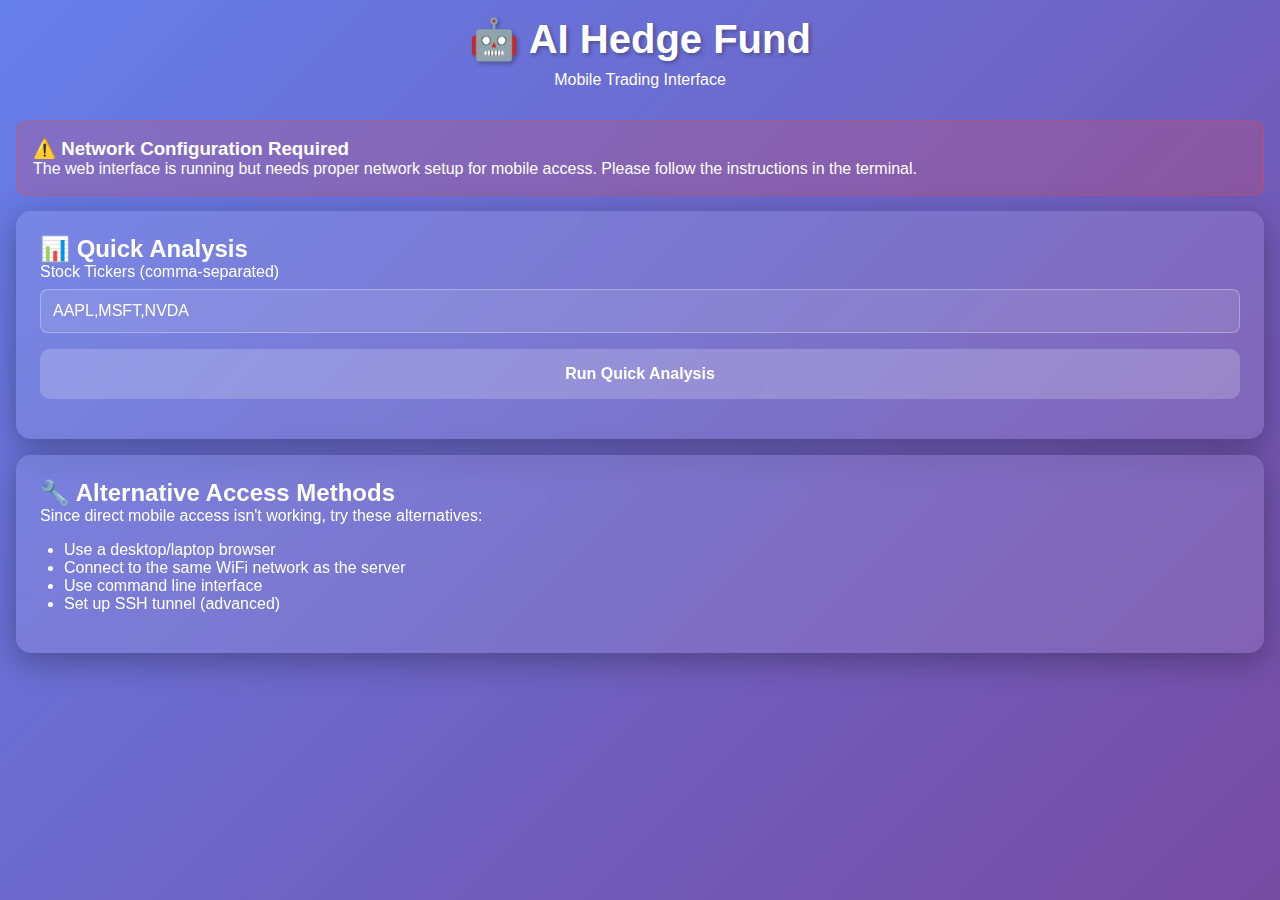
<file: mobile.html>
<!DOCTYPE html>
<html lang="en">
<head>
    <meta charset="UTF-8">
    <meta name="viewport" content="width=device-width, initial-scale=1.0">
    <title>AI Hedge Fund - Mobile</title>
    <style>
        * {
            margin: 0;
            padding: 0;
            box-sizing: border-box;
        }
        
        body {
            font-family: -apple-system, BlinkMacSystemFont, 'Segoe UI', Roboto, sans-serif;
            background: linear-gradient(135deg, #667eea 0%, #764ba2 100%);
            min-height: 100vh;
            color: white;
            padding: 1rem;
        }
        
        .container {
            max-width: 100%;
            margin: 0 auto;
        }
        
        .header {
            text-align: center;
            margin-bottom: 2rem;
        }
        
        .header h1 {
            font-size: 2.5rem;
            margin-bottom: 0.5rem;
            text-shadow: 2px 2px 4px rgba(0,0,0,0.3);
        }
        
        .card {
            background: rgba(255,255,255,0.1);
            backdrop-filter: blur(10px);
            border-radius: 15px;
            padding: 1.5rem;
            margin-bottom: 1rem;
            box-shadow: 0 8px 32px rgba(0,0,0,0.3);
        }
        
        .alert {
            background: rgba(239, 68, 68, 0.2);
            border: 1px solid rgba(239, 68, 68, 0.5);
            border-radius: 10px;
            padding: 1rem;
            margin-bottom: 1rem;
        }
        
        .success {
            background: rgba(34, 197, 94, 0.2);
            border: 1px solid rgba(34, 197, 94, 0.5);
        }
        
        .btn {
            width: 100%;
            padding: 1rem;
            border: none;
            border-radius: 10px;
            font-size: 1rem;
            font-weight: 600;
            cursor: pointer;
            margin-bottom: 1rem;
            background: rgba(255,255,255,0.2);
            color: white;
            transition: all 0.3s ease;
        }
        
        .btn:hover {
            background: rgba(255,255,255,0.3);
            transform: translateY(-2px);
        }
        
        .form-group {
            margin-bottom: 1rem;
        }
        
        .form-group label {
            display: block;
            margin-bottom: 0.5rem;
            font-weight: 500;
        }
        
        .form-group input {
            width: 100%;
            padding: 0.75rem;
            border: 1px solid rgba(255,255,255,0.3);
            border-radius: 8px;
            background: rgba(255,255,255,0.1);
            color: white;
            font-size: 1rem;
        }
        
        .form-group input::placeholder {
            color: rgba(255,255,255,0.7);
        }
        
        .results {
            background: rgba(0,0,0,0.2);
            border-radius: 10px;
            padding: 1rem;
            margin-top: 1rem;
            font-family: monospace;
            font-size: 0.9rem;
            white-space: pre-wrap;
            overflow-x: auto;
        }
        
        .loading {
            text-align: center;
            padding: 2rem;
        }
        
        .spinner {
            width: 40px;
            height: 40px;
            border: 4px solid rgba(255,255,255,0.3);
            border-top: 4px solid white;
            border-radius: 50%;
            animation: spin 1s linear infinite;
            margin: 0 auto 1rem;
        }
        
        @keyframes spin {
            0% { transform: rotate(0deg); }
            100% { transform: rotate(360deg); }
        }
        
        .status-badge {
            display: inline-block;
            padding: 0.25rem 0.75rem;
            border-radius: 15px;
            font-size: 0.8rem;
            font-weight: 600;
            text-transform: uppercase;
            margin-bottom: 1rem;
        }
        
        .status-running { background: #f59e0b; color: white; }
        .status-completed { background: #10b981; color: white; }
        .status-error { background: #ef4444; color: white; }
    </style>
</head>
<body>
    <div class="container">
        <div class="header">
            <h1>🤖 AI Hedge Fund</h1>
            <p>Mobile Trading Interface</p>
        </div>
        
        <div class="alert">
            <h3>⚠️ Network Configuration Required</h3>
            <p>The web interface is running but needs proper network setup for mobile access. Please follow the instructions in the terminal.</p>
        </div>
        
        <div class="card">
            <h2>📊 Quick Analysis</h2>
            <form id="quickForm">
                <div class="form-group">
                    <label>Stock Tickers (comma-separated)</label>
                    <input type="text" id="tickers" value="AAPL,MSFT,NVDA" placeholder="AAPL,MSFT,NVDA">
                </div>
                <button type="submit" class="btn">Run Quick Analysis</button>
            </form>
        </div>
        
        <div class="card">
            <h2>🔧 Alternative Access Methods</h2>
            <p style="margin-bottom: 1rem;">Since direct mobile access isn't working, try these alternatives:</p>
            <ul style="margin-left: 1.5rem; margin-bottom: 1rem;">
                <li>Use a desktop/laptop browser</li>
                <li>Connect to the same WiFi network as the server</li>
                <li>Use command line interface</li>
                <li>Set up SSH tunnel (advanced)</li>
            </ul>
        </div>
        
        <div id="results" style="display: none;">
            <h3>Results</h3>
            <div id="status"></div>
            <div id="output" class="results"></div>
        </div>
    </div>
    
    <script>
        document.getElementById('quickForm').addEventListener('submit', function(e) {
            e.preventDefault();
            
            const resultsDiv = document.getElementById('results');
            const statusDiv = document.getElementById('status');
            const outputDiv = document.getElementById('output');
            
            resultsDiv.style.display = 'block';
            statusDiv.innerHTML = '<div class="status-badge status-running">Running...</div>';
            outputDiv.innerHTML = '<div class="loading"><div class="spinner"></div><p>Processing analysis...</p></div>';
            
            // Simulate API call (replace with actual API call when network is configured)
            setTimeout(() => {
                statusDiv.innerHTML = '<div class="status-badge status-error">Network Error</div>';
                outputDiv.innerHTML = 'Unable to connect to AI Hedge Fund server. Please check network configuration.';
            }, 2000);
        });
    </script>
</body>
</html>
</file>
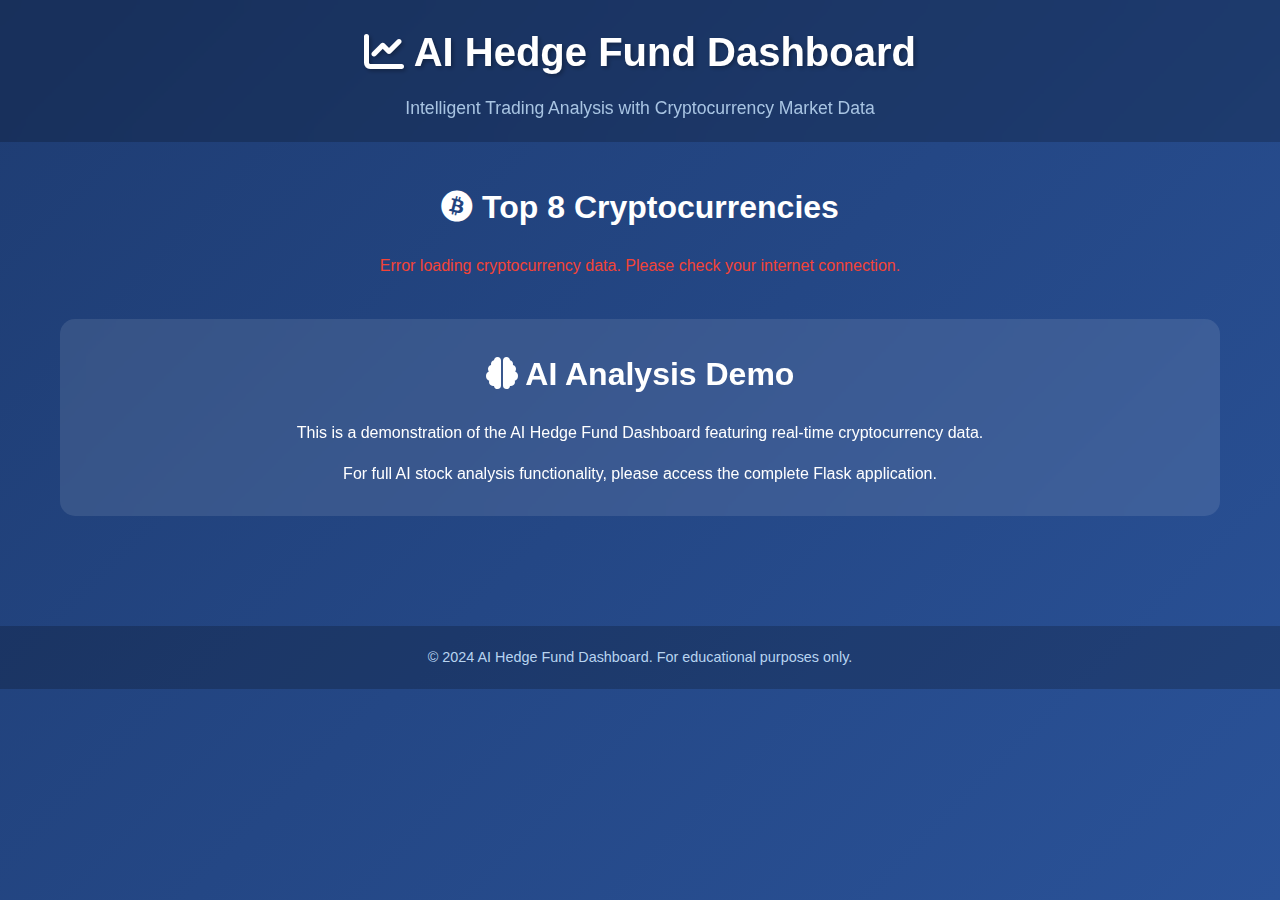
<file: standalone_dashboard.html>
<!DOCTYPE html>
<html lang="en">
<head>
    <meta charset="UTF-8">
    <meta name="viewport" content="width=device-width, initial-scale=1.0">
    <title>AI Hedge Fund Dashboard</title>
    <link href="https://cdnjs.cloudflare.com/ajax/libs/font-awesome/6.0.0/css/all.min.css" rel="stylesheet">
    <style>
        * {
            margin: 0;
            padding: 0;
            box-sizing: border-box;
        }

        body {
            font-family: 'Segoe UI', Tahoma, Geneva, Verdana, sans-serif;
            background: linear-gradient(135deg, #1e3c72 0%, #2a5298 100%);
            color: #ffffff;
            line-height: 1.6;
            min-height: 100vh;
        }

        .container {
            max-width: 1200px;
            margin: 0 auto;
            padding: 0 20px;
        }

        .header {
            background: rgba(0, 0, 0, 0.2);
            backdrop-filter: blur(10px);
            padding: 20px 0;
            text-align: center;
        }

        .header h1 {
            font-size: 2.5em;
            margin-bottom: 10px;
            color: #ffffff;
            text-shadow: 2px 2px 4px rgba(0, 0, 0, 0.3);
        }

        .subtitle {
            font-size: 1.1em;
            color: #b8d4f0;
            opacity: 0.9;
        }

        .main-content {
            padding: 40px 0;
        }

        .crypto-section {
            margin-bottom: 40px;
        }

        .crypto-section h2 {
            font-size: 2em;
            margin-bottom: 20px;
            color: #ffffff;
            text-align: center;
        }

        .crypto-grid {
            display: grid;
            grid-template-columns: repeat(auto-fit, minmax(280px, 1fr));
            gap: 20px;
        }

        .crypto-card {
            background: rgba(255, 255, 255, 0.1);
            backdrop-filter: blur(10px);
            border-radius: 15px;
            padding: 20px;
            transition: all 0.3s ease;
            border: 1px solid rgba(255, 255, 255, 0.2);
        }

        .crypto-card:hover {
            transform: translateY(-5px);
            box-shadow: 0 10px 30px rgba(0, 0, 0, 0.2);
        }

        .crypto-header {
            display: flex;
            align-items: center;
            gap: 15px;
            margin-bottom: 15px;
        }

        .crypto-icon {
            width: 40px;
            height: 40px;
            border-radius: 50%;
        }

        .crypto-name {
            font-size: 1.2em;
            font-weight: 600;
            color: #ffffff;
        }

        .crypto-symbol {
            font-size: 0.9em;
            color: #b8d4f0;
        }

        .crypto-price {
            font-size: 1.5em;
            font-weight: bold;
            color: #4ecdc4;
            margin-bottom: 10px;
        }

        .crypto-changes {
            display: flex;
            gap: 10px;
            flex-wrap: wrap;
        }

        .change-item {
            padding: 4px 8px;
            border-radius: 4px;
            font-size: 0.85em;
            font-weight: 500;
        }

        .positive {
            background: rgba(76, 175, 80, 0.2);
            color: #4caf50;
        }

        .negative {
            background: rgba(244, 67, 54, 0.2);
            color: #f44336;
        }

        .demo-section {
            background: rgba(255, 255, 255, 0.1);
            backdrop-filter: blur(10px);
            border-radius: 15px;
            padding: 30px;
            margin-bottom: 30px;
            text-align: center;
        }

        .demo-section h2 {
            font-size: 2em;
            margin-bottom: 20px;
            color: #ffffff;
        }

        .loading {
            text-align: center;
            padding: 40px;
        }

        .spinner {
            width: 50px;
            height: 50px;
            border: 5px solid rgba(255, 255, 255, 0.3);
            border-top: 5px solid #4ecdc4;
            border-radius: 50%;
            animation: spin 1s linear infinite;
            margin: 0 auto 20px;
        }

        @keyframes spin {
            0% { transform: rotate(0deg); }
            100% { transform: rotate(360deg); }
        }

        .footer {
            background: rgba(0, 0, 0, 0.2);
            text-align: center;
            padding: 20px 0;
            margin-top: 40px;
        }

        .footer p {
            color: #b8d4f0;
            font-size: 0.9em;
        }

        @media (max-width: 768px) {
            .crypto-grid {
                grid-template-columns: 1fr;
            }
            
            .header h1 {
                font-size: 2em;
            }
        }
    </style>
</head>
<body>
    <header class="header">
        <div class="container">
            <h1><i class="fas fa-chart-line"></i> AI Hedge Fund Dashboard</h1>
            <p class="subtitle">Intelligent Trading Analysis with Cryptocurrency Market Data</p>
        </div>
    </header>

    <main class="main-content">
        <div class="container">
            <!-- Cryptocurrency Market Data -->
            <div class="crypto-section">
                <h2><i class="fab fa-bitcoin"></i> Top 8 Cryptocurrencies</h2>
                <div id="crypto-grid" class="crypto-grid">
                    <div class="loading">
                        <div class="spinner"></div>
                        <p>Loading cryptocurrency data...</p>
                    </div>
                </div>
            </div>

            <!-- Demo Section -->
            <div class="demo-section">
                <h2><i class="fas fa-brain"></i> AI Analysis Demo</h2>
                <p>This is a demonstration of the AI Hedge Fund Dashboard featuring real-time cryptocurrency data.</p>
                <p style="margin-top: 15px;">For full AI stock analysis functionality, please access the complete Flask application.</p>
            </div>
        </div>
    </main>

    <footer class="footer">
        <div class="container">
            <p>&copy; 2024 AI Hedge Fund Dashboard. For educational purposes only.</p>
        </div>
    </footer>

    <script>
        // Load cryptocurrency data
        async function loadCryptoData() {
            try {
                const response = await fetch('https://api.coingecko.com/api/v3/coins/markets?vs_currency=usd&order=market_cap_desc&per_page=8&page=1&sparkline=false&price_change_percentage=1h,24h,7d');
                const data = await response.json();
                
                displayCryptoData(data);
            } catch (error) {
                console.error('Error loading crypto data:', error);
                document.getElementById('crypto-grid').innerHTML = '<p style="text-align: center; color: #f44336;">Error loading cryptocurrency data. Please check your internet connection.</p>';
            }
        }

        function displayCryptoData(cryptoData) {
            const grid = document.getElementById('crypto-grid');
            grid.innerHTML = '';
            
            cryptoData.forEach(coin => {
                const card = createCryptoCard(coin);
                grid.appendChild(card);
            });
        }

        function createCryptoCard(coin) {
            const card = document.createElement('div');
            card.className = 'crypto-card';
            
            const formatPrice = (price) => {
                return price < 1 ? `$${price.toFixed(6)}` : `$${price.toLocaleString()}`;
            };
            
            const formatChange = (change) => {
                const className = change >= 0 ? 'positive' : 'negative';
                const sign = change >= 0 ? '+' : '';
                return `<span class="change-item ${className}">${sign}${change.toFixed(2)}%</span>`;
            };
            
            const formatMarketCap = (marketCap) => {
                if (marketCap >= 1e12) return `$${(marketCap / 1e12).toFixed(2)}T`;
                if (marketCap >= 1e9) return `$${(marketCap / 1e9).toFixed(2)}B`;
                if (marketCap >= 1e6) return `$${(marketCap / 1e6).toFixed(2)}M`;
                return `$${marketCap.toLocaleString()}`;
            };
            
            card.innerHTML = `
                <div class="crypto-header">
                    <img src="${coin.image}" alt="${coin.name}" class="crypto-icon">
                    <div>
                        <div class="crypto-name">${coin.name}</div>
                        <div class="crypto-symbol">${coin.symbol.toUpperCase()}</div>
                    </div>
                </div>
                <div class="crypto-price">${formatPrice(coin.current_price)}</div>
                <div class="crypto-market-cap">Market Cap: ${formatMarketCap(coin.market_cap)}</div>
                <div class="crypto-changes">
                    ${formatChange(coin.price_change_percentage_1h_in_currency || 0)} 1H
                    ${formatChange(coin.price_change_percentage_24h)} 24H
                    ${formatChange(coin.price_change_percentage_7d_in_currency || 0)} 7D
                </div>
            `;
            
            return card;
        }

        // Load data when page loads
        document.addEventListener('DOMContentLoaded', function() {
            loadCryptoData();
            
            // Auto-refresh every 30 seconds
            setInterval(loadCryptoData, 30000);
        });
    </script>
</body>
</html>
</file>
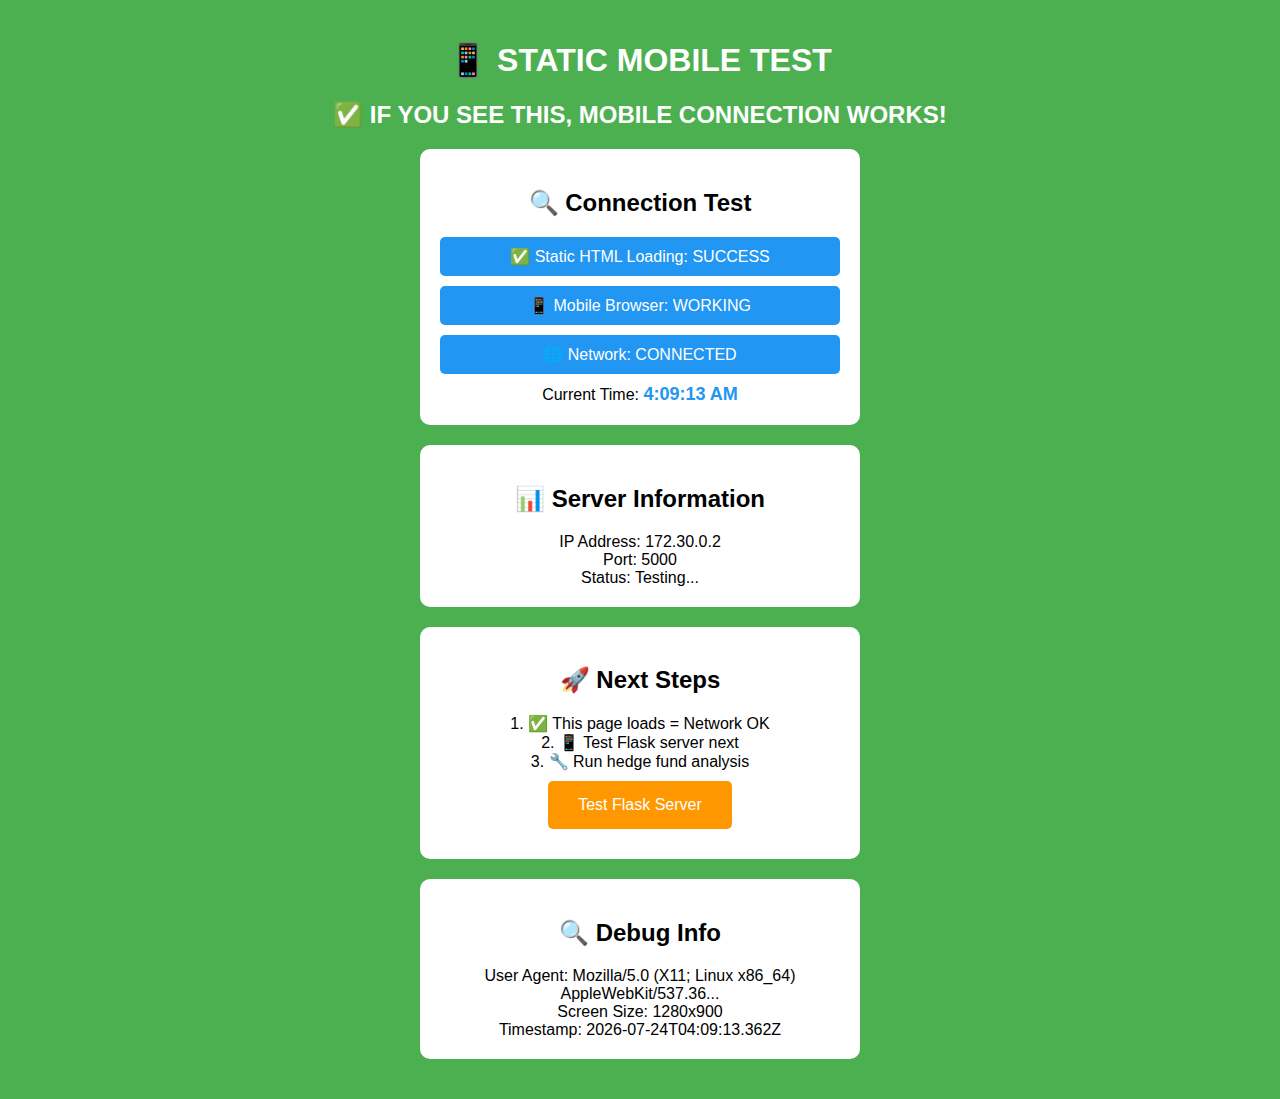
<file: static_test.html>
<!DOCTYPE html>
<html>
<head>
    <meta charset="UTF-8">
    <meta name="viewport" content="width=device-width, initial-scale=1.0">
    <title>Static Mobile Test</title>
    <style>
        body {
            font-family: Arial, sans-serif;
            background: #4CAF50;
            color: white;
            padding: 20px;
            text-align: center;
            margin: 0;
        }
        .box {
            background: white;
            color: black;
            padding: 20px;
            border-radius: 10px;
            margin: 20px auto;
            max-width: 400px;
        }
        .big-text {
            font-size: 24px;
            font-weight: bold;
            margin: 20px 0;
        }
        .status {
            background: #2196F3;
            color: white;
            padding: 10px;
            border-radius: 5px;
            margin: 10px 0;
        }
        button {
            background: #FF9800;
            color: white;
            padding: 15px 30px;
            border: none;
            border-radius: 5px;
            font-size: 16px;
            margin: 10px;
            cursor: pointer;
        }
        #time {
            font-size: 18px;
            font-weight: bold;
            color: #2196F3;
        }
    </style>
</head>
<body>
    <h1>📱 STATIC MOBILE TEST</h1>
    <div class="big-text">✅ IF YOU SEE THIS, MOBILE CONNECTION WORKS!</div>
    
    <div class="box">
        <h2>🔍 Connection Test</h2>
        <div class="status">✅ Static HTML Loading: SUCCESS</div>
        <div class="status">📱 Mobile Browser: WORKING</div>
        <div class="status">🌐 Network: CONNECTED</div>
        <div>Current Time: <span id="time">Loading...</span></div>
    </div>

    <div class="box">
        <h2>📊 Server Information</h2>
        <div>IP Address: 172.30.0.2</div>
        <div>Port: 5000</div>
        <div>Status: Testing...</div>
    </div>

    <div class="box">
        <h2>🚀 Next Steps</h2>
        <div>1. ✅ This page loads = Network OK</div>
        <div>2. 📱 Test Flask server next</div>
        <div>3. 🔧 Run hedge fund analysis</div>
        <button onclick="testNext()">Test Flask Server</button>
    </div>

    <div class="box">
        <h2>🔍 Debug Info</h2>
        <div>User Agent: <span id="ua">Loading...</span></div>
        <div>Screen Size: <span id="screen">Loading...</span></div>
        <div>Timestamp: <span id="timestamp">Loading...</span></div>
    </div>

    <script>
        // Update time every second
        function updateTime() {
            const now = new Date();
            document.getElementById('time').textContent = now.toLocaleTimeString();
            document.getElementById('timestamp').textContent = now.toISOString();
        }
        
        // Get device info
        function getDeviceInfo() {
            document.getElementById('ua').textContent = navigator.userAgent.substring(0, 50) + '...';
            document.getElementById('screen').textContent = screen.width + 'x' + screen.height;
        }
        
        // Test next step
        function testNext() {
            alert('If you see this alert, JavaScript is working!\n\nNext: Try accessing the Flask server at:\nhttp://172.30.0.2:5000/test');
        }
        
        // Initialize
        updateTime();
        getDeviceInfo();
        setInterval(updateTime, 1000);
        
        // Log success
        console.log('✅ Static HTML test page loaded successfully');
    </script>
</body>
</html>
</file>
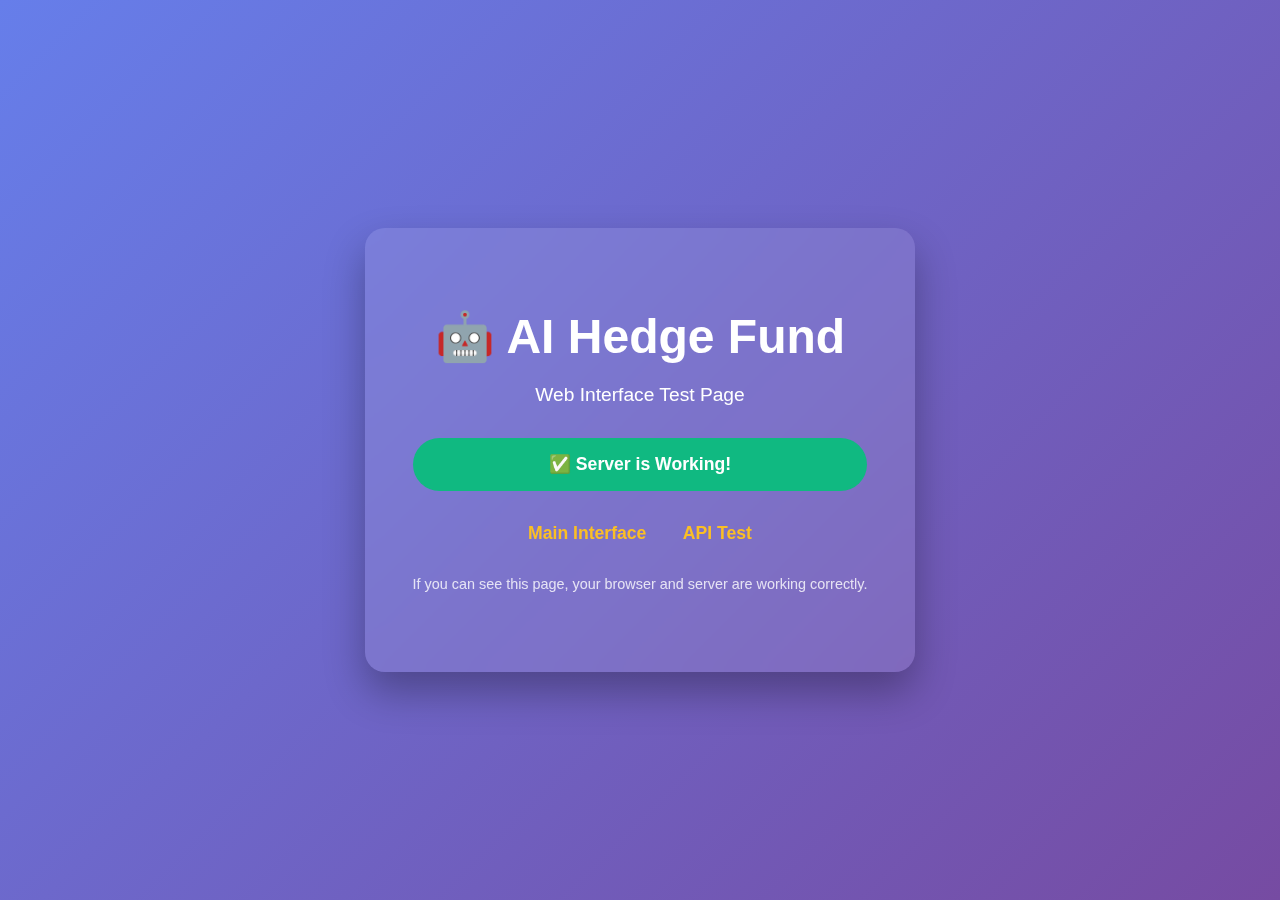
<file: test.html>
<!DOCTYPE html>
<html lang="en">
<head>
    <meta charset="UTF-8">
    <meta name="viewport" content="width=device-width, initial-scale=1.0">
    <title>AI Hedge Fund - Test Page</title>
    <style>
        body {
            font-family: -apple-system, BlinkMacSystemFont, 'Segoe UI', Roboto, sans-serif;
            background: linear-gradient(135deg, #667eea 0%, #764ba2 100%);
            min-height: 100vh;
            display: flex;
            justify-content: center;
            align-items: center;
            margin: 0;
            color: white;
            text-align: center;
        }
        .container {
            background: rgba(255,255,255,0.1);
            backdrop-filter: blur(10px);
            border-radius: 20px;
            padding: 3rem;
            box-shadow: 0 20px 40px rgba(0,0,0,0.3);
        }
        h1 {
            font-size: 3rem;
            margin-bottom: 1rem;
        }
        p {
            font-size: 1.2rem;
            margin-bottom: 2rem;
        }
        .status {
            background: #10b981;
            color: white;
            padding: 1rem 2rem;
            border-radius: 50px;
            font-weight: bold;
            font-size: 1.1rem;
        }
        .links {
            margin-top: 2rem;
        }
        a {
            color: #fbbf24;
            text-decoration: none;
            font-weight: bold;
            font-size: 1.1rem;
            margin: 0 1rem;
        }
        a:hover {
            text-decoration: underline;
        }
    </style>
</head>
<body>
    <div class="container">
        <h1>🤖 AI Hedge Fund</h1>
        <p>Web Interface Test Page</p>
        <div class="status">✅ Server is Working!</div>
        <div class="links">
            <a href="http://172.30.0.2:5000/">Main Interface</a>
            <a href="http://172.30.0.2:5000/test">API Test</a>
        </div>
        <p style="margin-top: 2rem; font-size: 0.9rem; opacity: 0.8;">
            If you can see this page, your browser and server are working correctly.
        </p>
    </div>
</body>
</html>
</file>
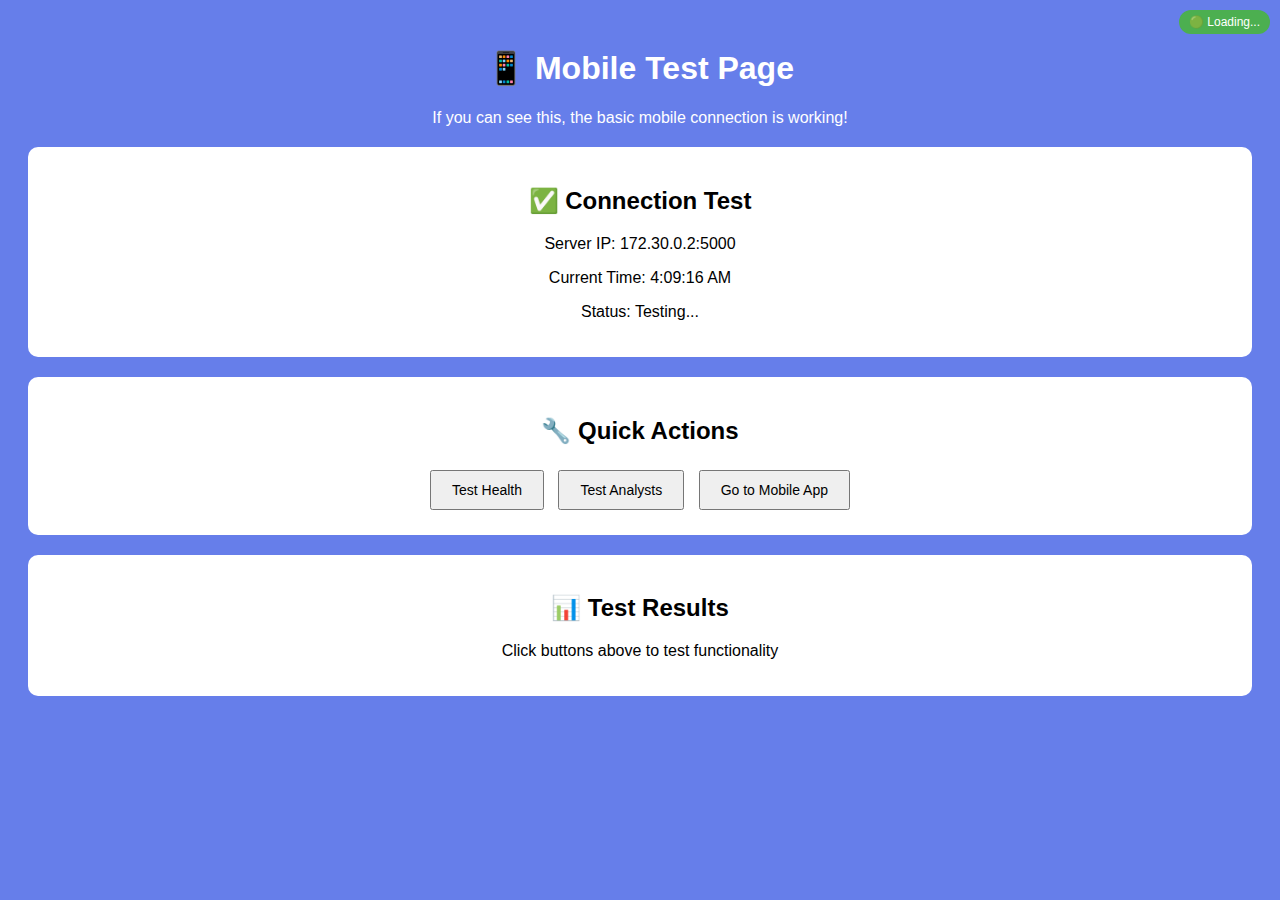
<file: src/templates/test.html>
<!DOCTYPE html>
<html>
<head>
    <meta charset="UTF-8">
    <meta name="viewport" content="width=device-width, initial-scale=1.0">
    <title>Mobile Test</title>
    <style>
        body {
            font-family: Arial, sans-serif;
            background: #667eea;
            color: white;
            padding: 20px;
            text-align: center;
        }
        .test-box {
            background: white;
            color: black;
            padding: 20px;
            border-radius: 10px;
            margin: 20px 0;
        }
        .status {
            position: fixed;
            top: 10px;
            right: 10px;
            background: #4CAF50;
            color: white;
            padding: 5px 10px;
            border-radius: 15px;
            font-size: 12px;
        }
    </style>
</head>
<body>
    <div class="status" id="status">🟢 Loading...</div>
    
    <h1>📱 Mobile Test Page</h1>
    <p>If you can see this, the basic mobile connection is working!</p>
    
    <div class="test-box">
        <h2>✅ Connection Test</h2>
        <p>Server IP: 172.30.0.2:5000</p>
        <p>Current Time: <span id="time"></span></p>
        <p>Status: <span id="connection-status">Testing...</span></p>
    </div>
    
    <div class="test-box">
        <h2>🔧 Quick Actions</h2>
        <button onclick="testHealth()" style="padding: 10px 20px; margin: 5px; font-size: 14px;">Test Health</button>
        <button onclick="testAnalysts()" style="padding: 10px 20px; margin: 5px; font-size: 14px;">Test Analysts</button>
        <button onclick="goToMobile()" style="padding: 10px 20px; margin: 5px; font-size: 14px;">Go to Mobile App</button>
    </div>
    
    <div class="test-box">
        <h2>📊 Test Results</h2>
        <div id="test-results">
            <p>Click buttons above to test functionality</p>
        </div>
    </div>

    <script>
        // Update time
        function updateTime() {
            document.getElementById('time').textContent = new Date().toLocaleTimeString();
        }
        updateTime();
        setInterval(updateTime, 1000);

        // Test health endpoint
        function testHealth() {
            document.getElementById('test-results').innerHTML = '<p>Testing health endpoint...</p>';
            fetch('/health')
                .then(response => response.json())
                .then(data => {
                    document.getElementById('connection-status').textContent = '✅ Connected';
                    document.getElementById('status').textContent = '🟢 Connected';
                    document.getElementById('test-results').innerHTML = `
                        <p>✅ Health test passed!</p>
                        <p>Server status: ${data.status}</p>
                        <p>Server time: ${data.timestamp}</p>
                    `;
                })
                .catch(error => {
                    document.getElementById('connection-status').textContent = '❌ Error';
                    document.getElementById('status').textContent = '🔴 Error';
                    document.getElementById('status').style.background = '#f44336';
                    document.getElementById('test-results').innerHTML = `
                        <p>❌ Health test failed!</p>
                        <p>Error: ${error.message}</p>
                    `;
                });
        }

        // Test analysts endpoint
        function testAnalysts() {
            document.getElementById('test-results').innerHTML = '<p>Testing analysts endpoint...</p>';
            fetch('/api/analysts')
                .then(response => response.json())
                .then(data => {
                    document.getElementById('test-results').innerHTML = `
                        <p>✅ Analysts test passed!</p>
                        <p>Available analysts: ${data.length}</p>
                        <p>Names: ${data.map(a => a.display).join(', ')}</p>
                    `;
                })
                .catch(error => {
                    document.getElementById('test-results').innerHTML = `
                        <p>❌ Analysts test failed!</p>
                        <p>Error: ${error.message}</p>
                    `;
                });
        }

        // Go to mobile app
        function goToMobile() {
            window.location.href = '/mobile';
        }

        // Auto-test on load
        setTimeout(testHealth, 1000);
    </script>
</body>
</html>
</file>
